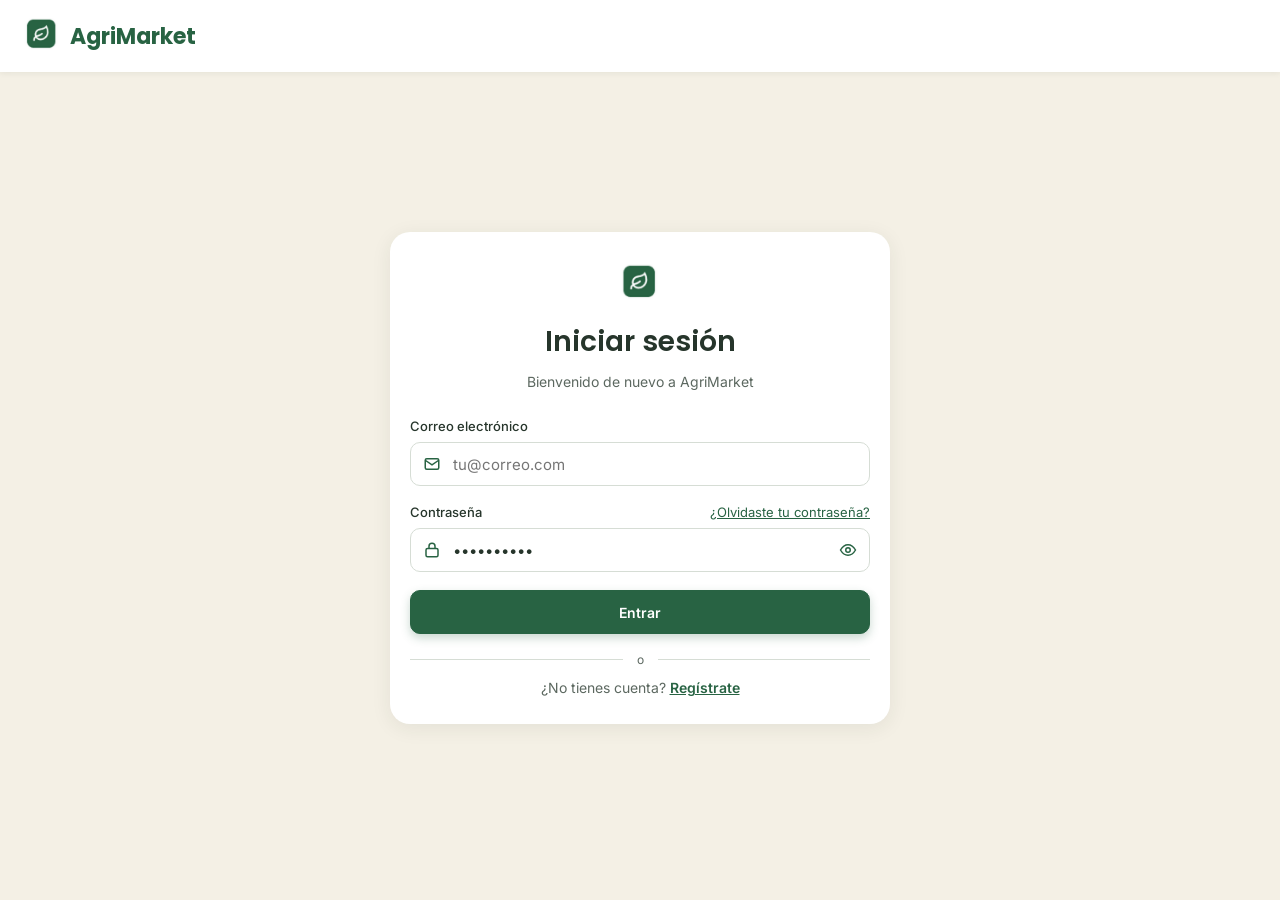
<file: login.html>
<!doctype html>
<html lang="es">
<head>
<meta charset="utf-8">
<meta name="viewport" content="width=device-width, initial-scale=1">
<title>Iniciar sesión · AgriMarket</title>
<link rel="stylesheet" href="styles.css">
<link href="https://fonts.googleapis.com/css2?family=Inter:wght@400;500;600&family=Poppins:wght@600;700&display=swap" rel="stylesheet">
</head>
<body>
  <header class="nav">
    <a class="brand" href="index.html"><img src="assets/logo.png" alt="">AgriMarket</a>
  </header>

  <main class="centro">
    <section class="login" aria-labelledby="t">
      <img class="logo" src="assets/logo.png" alt="">
      <h1 id="t">Iniciar sesión</h1>
      <p class="sub">Bienvenido de nuevo a AgriMarket</p>

      <form novalidate>
        <div class="campo">
          <label for="correo">Correo electrónico</label>
          <div class="input">
            <svg width="18" height="18" viewBox="0 0 24 24" fill="none" stroke="currentColor" stroke-width="2" aria-hidden="true"><rect x="3" y="5" width="18" height="14" rx="2"/><path d="m3 7 9 6 9-6"/></svg>
            <input id="correo" type="email" placeholder="tu@correo.com" autocomplete="email" required>
          </div>
        </div>

        <div class="campo">
          <div class="fila"><label for="clave">Contraseña</label><a href="#">¿Olvidaste tu contraseña?</a></div>
          <div class="input">
            <svg width="18" height="18" viewBox="0 0 24 24" fill="none" stroke="currentColor" stroke-width="2" aria-hidden="true"><rect x="4" y="10" width="16" height="11" rx="2"/><path d="M8 10V7a4 4 0 0 1 8 0v3"/></svg>
            <input id="clave" type="password" value="••••••••••" autocomplete="current-password" required>
            <svg width="18" height="18" viewBox="0 0 24 24" fill="none" stroke="currentColor" stroke-width="2" aria-label="Mostrar contraseña"><path d="M2 12s4-7 10-7 10 7 10 7-4 7-10 7S2 12 2 12z"/><circle cx="12" cy="12" r="3"/></svg>
          </div>
        </div>

        <a class="btn btn-primario btn-bloque" href="mis-productos.html" role="button">Entrar</a>
      </form>

      <div class="separador">o</div>
      <p class="pie-login">¿No tienes cuenta? <a href="#">Regístrate</a></p>
    </section>
  </main>
</body>
</html>
</file>
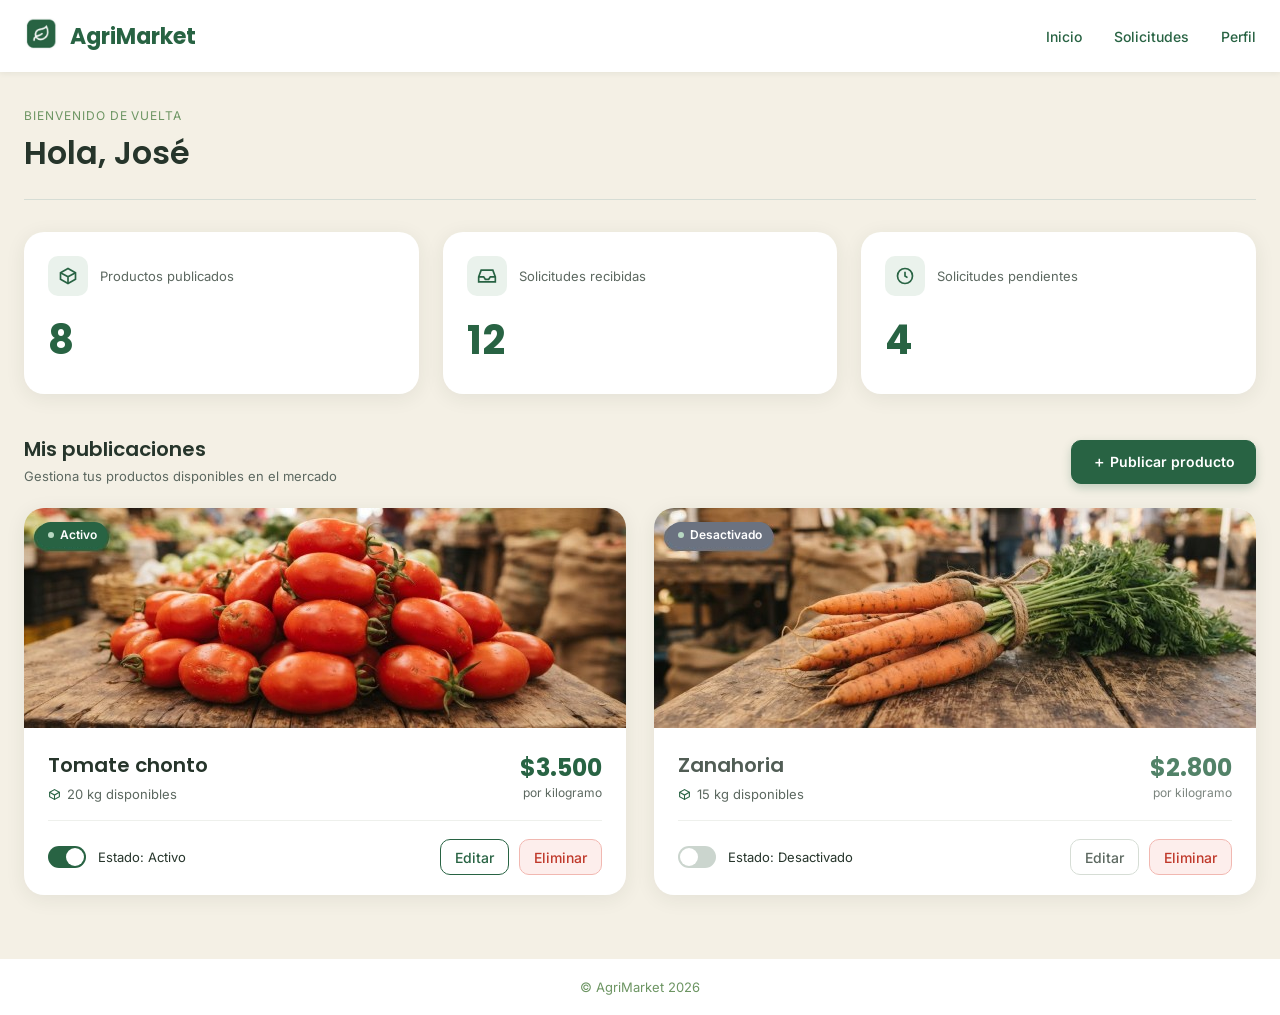
<file: mis-productos.html>
<!doctype html>
<html lang="es">
<head>
<meta charset="utf-8">
<meta name="viewport" content="width=device-width, initial-scale=1">
<title>Mis productos · AgriMarket</title>
<link rel="stylesheet" href="styles.css">
<link href="https://fonts.googleapis.com/css2?family=Inter:wght@400;500;600&family=Poppins:wght@600;700&display=swap" rel="stylesheet">
</head>
<body>
  <header class="nav">
    <a class="brand" href="#"><img src="assets/logo.png" alt="">AgriMarket</a>
    <nav aria-label="Principal"><ul>
      <li><a href="#">Inicio</a></li><li><a href="#">Solicitudes</a></li><li><a href="#">Perfil</a></li>
    </ul></nav>
  </header>

  <main class="contenedor">
    <div class="saludo"><small>Bienvenido de vuelta</small><h1>Hola, José</h1></div>

    <section class="resumen" aria-label="Resumen">
      <article class="res"><div class="cab"><span class="ico"><svg width="20" height="20" viewBox="0 0 24 24" fill="none" stroke="currentColor" stroke-width="2"><path d="m21 8-9-5-9 5v8l9 5 9-5z"/><path d="m3 8 9 5 9-5M12 13v8"/></svg></span>Productos publicados</div><strong>8</strong></article>
      <article class="res"><div class="cab"><span class="ico"><svg width="20" height="20" viewBox="0 0 24 24" fill="none" stroke="currentColor" stroke-width="2"><path d="M22 13h-6l-2 3h-4l-2-3H2"/><path d="M5 5h14l3 8v6H2v-6z"/></svg></span>Solicitudes recibidas</div><strong>12</strong></article>
      <article class="res"><div class="cab"><span class="ico"><svg width="20" height="20" viewBox="0 0 24 24" fill="none" stroke="currentColor" stroke-width="2"><circle cx="12" cy="12" r="9"/><path d="M12 7v5l3 2"/></svg></span>Solicitudes pendientes</div><strong>4</strong></article>
    </section>

    <div class="titulo-seccion">
      <div><h2>Mis publicaciones</h2><p>Gestiona tus productos disponibles en el mercado</p></div>
      <a class="btn btn-primario" href="#">＋ Publicar producto</a>
    </div>

    <section class="grilla" aria-label="Mis publicaciones">
      <article class="prod">
        <div class="foto" style="background-image:url(assets/tomate.jpg)" role="img" aria-label="Tomates chonto"><span class="badge activo">Activo</span></div>
        <div class="cuerpo">
          <div class="linea">
            <div><h3>Tomate chonto</h3><p class="disp"><svg width="13" height="13" viewBox="0 0 24 24" fill="none" stroke="currentColor" stroke-width="2" style="vertical-align:-2px;margin-right:6px;color:var(--verde)"><path d="m21 8-9-5-9 5v8l9 5 9-5z"/><path d="m3 8 9 5 9-5M12 13v8"/></svg>20 kg disponibles</p></div>
            <div class="precio">$3.500<small>por kilogramo</small></div>
          </div>
          <div class="acciones">
            <div class="toggle"><button role="switch" aria-checked="true" aria-label="Estado del producto"></button>Estado: Activo</div>
            <div class="btns"><a class="btn btn-secundario btn-sm" href="#">Editar</a><a class="btn btn-peligro btn-sm" href="#">Eliminar</a></div>
          </div>
        </div>
      </article>

      <article class="prod off">
        <div class="foto" style="background-image:url(assets/zanahoria.jpg)" role="img" aria-label="Zanahorias"><span class="badge inactivo">Desactivado</span></div>
        <div class="cuerpo">
          <div class="linea">
            <div><h3>Zanahoria</h3><p class="disp"><svg width="13" height="13" viewBox="0 0 24 24" fill="none" stroke="currentColor" stroke-width="2" style="vertical-align:-2px;margin-right:6px;color:var(--verde)"><path d="m21 8-9-5-9 5v8l9 5 9-5z"/><path d="m3 8 9 5 9-5M12 13v8"/></svg>15 kg disponibles</p></div>
            <div class="precio">$2.800<small>por kilogramo</small></div>
          </div>
          <div class="acciones">
            <div class="toggle"><button role="switch" aria-checked="false" aria-label="Estado del producto"></button>Estado: Desactivado</div>
            <div class="btns"><a class="btn btn-secundario btn-sm" href="#">Editar</a><a class="btn btn-peligro btn-sm" href="#">Eliminar</a></div>
          </div>
        </div>
      </article>
    </section>
  </main>
  <footer>© AgriMarket 2026</footer>
  <script>
    document.querySelectorAll('.toggle button').forEach(b=>b.addEventListener('click',()=>{
      const on=b.getAttribute('aria-checked')!=='true';
      b.setAttribute('aria-checked',on);
      const card=b.closest('.prod'); card.classList.toggle('off',!on);
      b.parentElement.lastChild.textContent='Estado: '+(on?'Activo':'Desactivado');
      const bd=card.querySelector('.badge'); bd.textContent=on?'Activo':'Desactivado'; bd.className='badge '+(on?'activo':'inactivo');
    }));
  </script>
</body>
</html>
</file>
<file: styles.css>
/* AgriMarket — Maquetación inicial (Actividad 2)
   Fiel a las pantallas "Iniciar sesión" y "Mis productos" del Figma (ancho de diseño 1440 px).
   Tokens de color medidos sobre las capturas del Figma. */
:root{
  --verde:#286343;          /* primario: botones, precios, íconos */
  --verde-hover:#1f5035;
  --crema:#F4F0E5;          /* fondo de página */
  --blanco:#FFFFFF;
  --texto:#26352B;          /* texto principal */
  --texto-2:#5C6860;        /* texto secundario */
  --verde-claro:#6D9563;    /* etiquetas / subtítulos */
  --sup-1:#F9F8F5;          /* superficies de campos */
  --sup-icono:#EAF2EC;      /* fondo de íconos */
  --borde:#D6DDD5;
  --gris-badge:#6B7280;
  --error:#C0392B;          /* rojo del botón Eliminar (aprox.) */
  --error-fondo:#FDEEEC;
  --radio-card:20px; --radio-ctrl:10px;
  --sombra:0 4px 20px rgba(38,53,43,.08);
}
*{box-sizing:border-box;margin:0}
body{font-family:'Inter',system-ui,sans-serif;color:var(--texto);background:var(--crema);min-height:100vh;font-size:14px}
h1,h2,h3,.brand{font-family:'Poppins','Inter',sans-serif}
a{color:inherit;text-decoration:none}
:focus-visible{outline:3px solid #8FBF9F;outline-offset:2px}

/* Barra de navegación */
.nav{height:72px;background:var(--blanco);display:flex;align-items:center;justify-content:space-between;padding:0 24px;box-shadow:0 1px 6px rgba(38,53,43,.08)}
.brand{display:flex;align-items:center;gap:10px;font-weight:700;font-size:22px;color:var(--verde)}
.brand img{width:36px;height:36px;border-radius:9px}
.nav ul{display:flex;gap:32px;list-style:none;padding:0;font-weight:500;color:var(--verde)}
.nav a:hover{text-decoration:underline}

/* Botones */
.btn{display:inline-flex;align-items:center;justify-content:center;gap:8px;height:44px;padding:0 20px;border-radius:var(--radio-ctrl);font:600 14px 'Inter',sans-serif;border:1.5px solid var(--verde);cursor:pointer}
.btn-primario{background:var(--verde);color:#fff;box-shadow:0 4px 10px rgba(40,99,67,.25)}
.btn-primario:hover{background:var(--verde-hover)}
.btn-secundario{background:#fff;color:var(--verde)}
.btn-peligro{background:var(--error-fondo);color:var(--error);border-color:#F1B8B1}
.btn-sm{height:36px;padding:0 14px;font-weight:500}
.btn-bloque{width:100%}

/* ---------- Login ---------- */
.centro{display:flex;justify-content:center;padding:160px 16px}
.login{width:500px;max-width:100%;background:#fff;border-radius:var(--radio-card);padding:32px 20px 28px;box-shadow:var(--sombra);text-align:center}
.login .logo{width:40px;height:40px;border-radius:10px;margin-bottom:14px}
.login h1{font-size:28px;font-weight:600}
.login .sub{color:var(--texto-2);margin:10px 0 28px}
.campo{text-align:left;margin-bottom:18px}
.campo .fila{display:flex;justify-content:space-between;align-items:baseline}
.campo label{font-size:13px;font-weight:500;display:block;margin-bottom:8px}
.campo a{font-size:13px;color:var(--verde);text-decoration:underline}
.input{display:flex;align-items:center;gap:10px;height:44px;padding:0 12px;background:#fff;border:1.5px solid var(--borde);border-radius:var(--radio-ctrl);color:var(--texto-2)}
.input svg{flex:none;color:var(--verde)}
.input input{flex:1;border:0;outline:0;font:15px 'Inter',sans-serif;background:transparent;color:var(--texto)}
.input:focus-within{border-color:var(--verde);box-shadow:0 0 0 3px rgba(40,99,67,.15)}
.separador{display:flex;align-items:center;gap:14px;color:var(--texto-2);margin:18px 0 12px;font-size:12px}
.separador::before,.separador::after{content:"";flex:1;height:1px;background:var(--borde)}
.pie-login{color:var(--texto-2)}
.pie-login a{color:var(--verde);font-weight:600;text-decoration:underline}

/* ---------- Mis productos ---------- */
.contenedor{max-width:1328px;margin:0 auto;padding:36px 24px 64px}
.saludo small{display:block;letter-spacing:.08em;text-transform:uppercase;color:var(--verde-claro);font-size:12px;margin-bottom:6px}
.saludo h1{font-size:32px;font-weight:600;padding-bottom:22px;border-bottom:1px solid var(--borde)}
.resumen{display:grid;grid-template-columns:repeat(3,1fr);gap:24px;margin:32px 0 40px}
.res{background:#fff;border-radius:var(--radio-card);padding:24px;box-shadow:var(--sombra)}
.res .cab{display:flex;align-items:center;gap:12px;color:var(--texto-2);font-size:13px}
.ico{width:40px;height:40px;border-radius:10px;background:var(--sup-icono);display:grid;place-items:center;color:var(--verde)}
.res strong{display:block;font:700 40px 'Poppins',sans-serif;color:var(--verde);margin-top:14px}
.titulo-seccion{display:flex;justify-content:space-between;align-items:flex-end;margin-bottom:24px}
.titulo-seccion h2{font-size:20px;font-weight:600}
.titulo-seccion p{color:var(--texto-2);font-size:13px;margin-top:4px}
.grilla{display:grid;grid-template-columns:repeat(2,1fr);gap:28px}
.prod{background:#fff;border-radius:var(--radio-card);overflow:hidden;box-shadow:var(--sombra)}
.prod .foto{position:relative;height:220px;background-size:cover;background-position:center}
.badge{position:absolute;left:14px;top:14px;display:inline-flex;align-items:center;gap:6px;padding:5px 10px;border-radius:999px;color:#fff;font-size:12px;font-weight:600}
.badge::before{content:"";width:6px;height:6px;border-radius:50%;background:#B7D8C2}
.badge.activo{background:var(--verde)}
.badge.inactivo{background:var(--gris-badge)}
.prod .cuerpo{padding:22px 24px 20px}
.prod .linea{display:flex;justify-content:space-between;align-items:flex-start}
.prod h3{font-size:20px;font-weight:600}
.prod .disp{color:var(--texto-2);font-size:13px;margin-top:6px}
.precio{text-align:right;font:700 24px 'Poppins',sans-serif;color:var(--verde)}
.precio small{display:block;font:400 12px 'Inter',sans-serif;color:var(--texto-2)}
.prod .acciones{display:flex;justify-content:space-between;align-items:center;margin-top:18px;padding-top:18px;border-top:1px solid #EEF0EC}
.toggle{display:flex;align-items:center;gap:12px;font-size:13px}
.toggle button{width:38px;height:22px;border-radius:999px;border:0;background:#CBD5CE;position:relative;cursor:pointer}
.toggle button::after{content:"";position:absolute;top:2px;left:2px;width:18px;height:18px;border-radius:50%;background:#fff;transition:.2s}
.toggle button[aria-checked="true"]{background:var(--verde)}
.toggle button[aria-checked="true"]::after{left:18px}
.prod.off .precio,.prod.off h3{opacity:.8}
.prod .btns{display:flex;gap:10px}
.prod.off .btn-secundario{color:var(--texto-2);border-color:var(--borde)}
footer{text-align:center;color:var(--verde-claro);padding:20px;font-size:13px;background:#fff}

@media (max-width:900px){
  .resumen,.grilla{grid-template-columns:1fr}
  .centro{padding:64px 16px}
}

@media (max-width:600px){
  .nav{height:auto;flex-wrap:wrap;padding:12px 16px;gap:6px 16px}
  .brand{font-size:18px}.brand img{width:30px;height:30px}
  .nav ul{gap:16px;font-size:13px}
  .contenedor{padding:24px 16px 48px}
}
</file>
